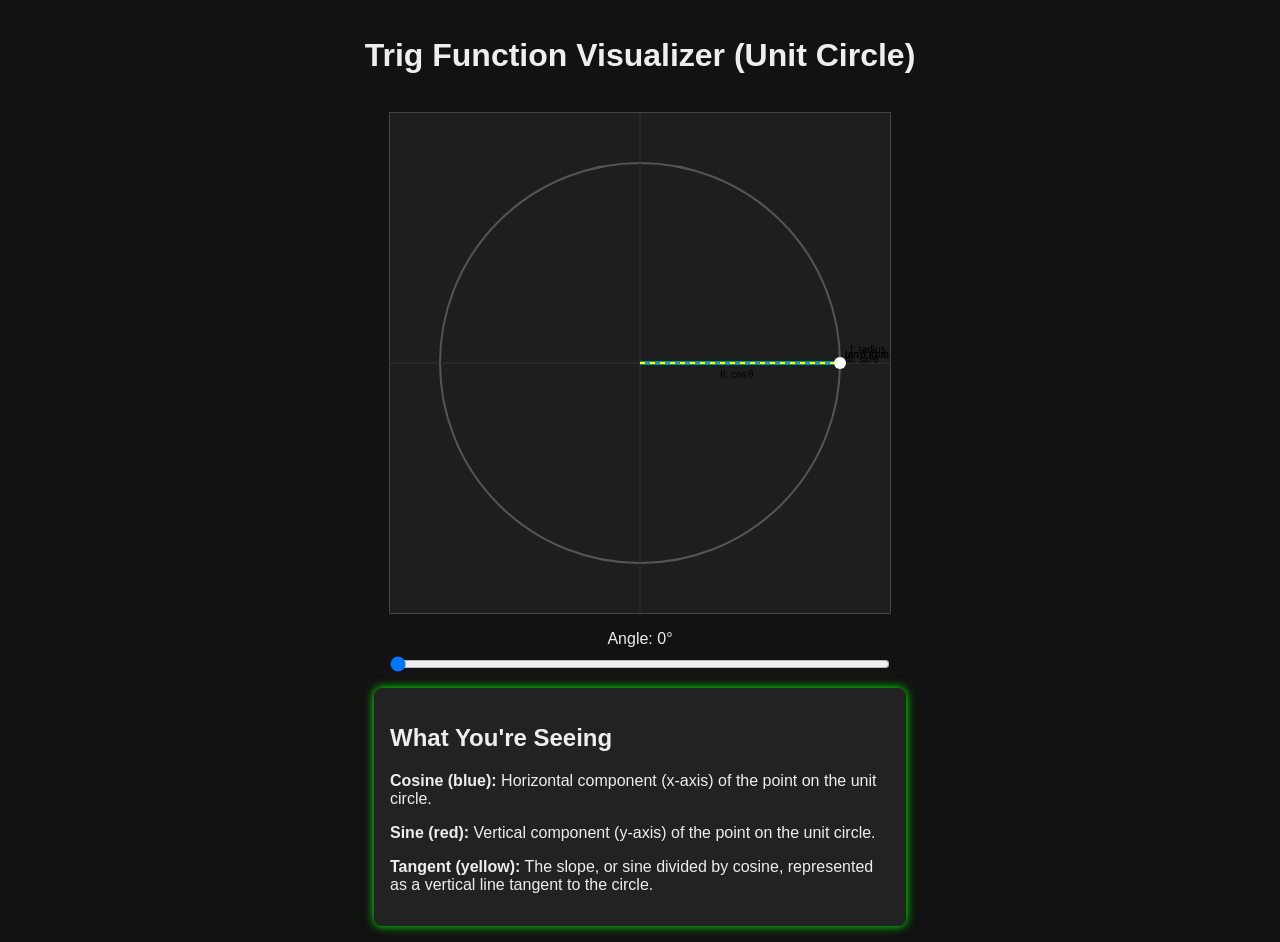
<file: app/index.html>
<!DOCTYPE html>
<html lang="en">
<head>
  <meta charset="UTF-8" />
  <title>Trig Visualizer</title>
  <link rel="stylesheet" href="style.css" />
</head>
<body>
  <h1>Trig Function Visualizer (Unit Circle)</h1>
  <canvas id="canvas" width="500" height="500"></canvas>

  <label for="angleSlider">Angle: <span id="angleValue">0</span>°</label>
  <input type="range" id="angleSlider" min="0" max="360" value="0" />

  <section id="info">
    <h2>What You're Seeing</h2>
    <p><strong>Cosine (blue):</strong> Horizontal component (x-axis) of the point on the unit circle.</p>
    <p><strong>Sine (red):</strong> Vertical component (y-axis) of the point on the unit circle.</p>
    <p><strong>Tangent (yellow):</strong> The slope, or sine divided by cosine, represented as a vertical line tangent to the circle.</p>
  </section>

  <script src="app.js"></script>
</body>
</html>
</file>
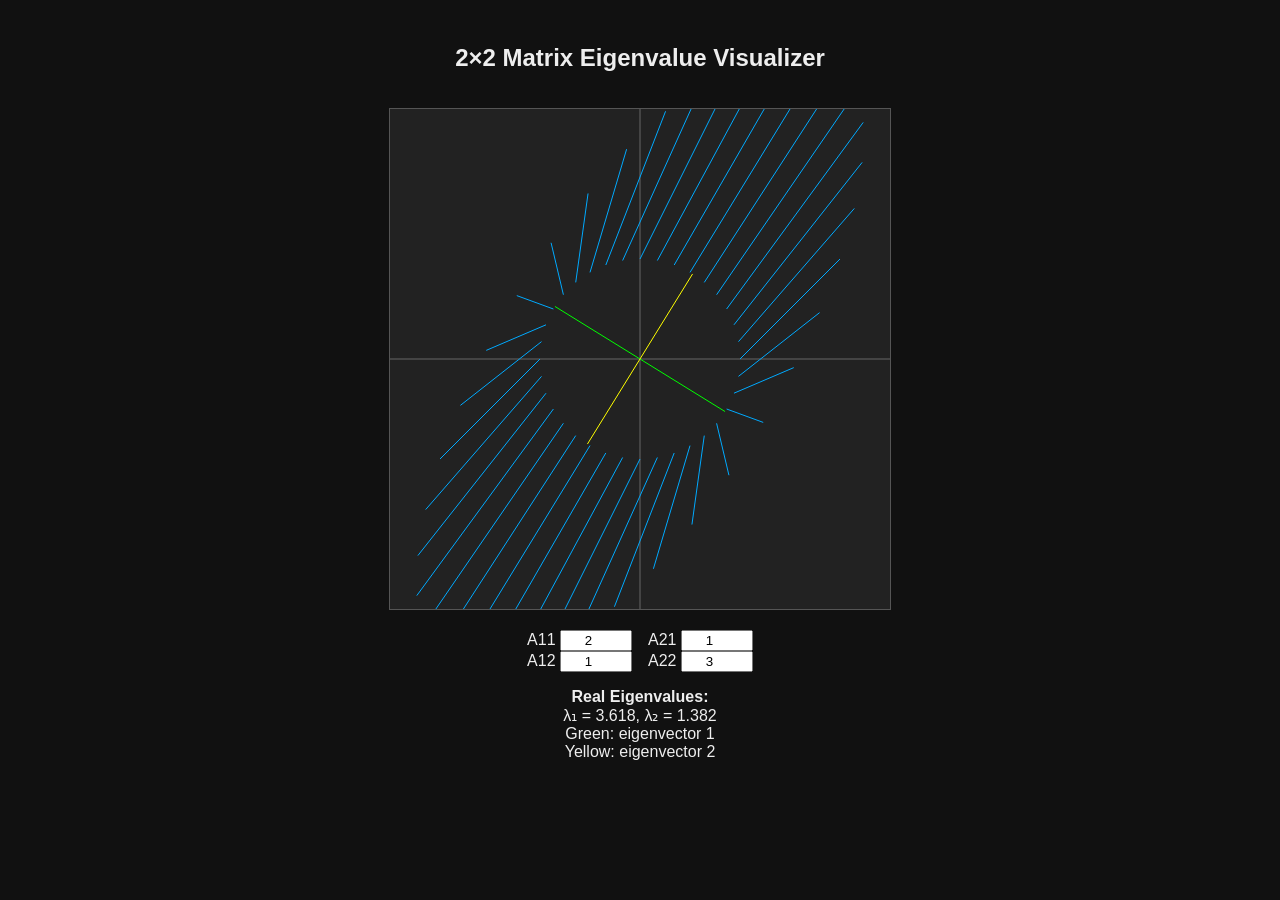
<file: app/eigenvalues.html>
<!DOCTYPE html>
<html lang="en">
<head>
  <meta charset="UTF-8">
  <title>Eigenvalue Visualizer</title>
  <style>
    body {
      background: #111;
      color: #eee;
      font-family: sans-serif;
      text-align: center;
      padding: 1rem;
    }
    canvas {
      background: #222;
      border: 1px solid #555;
      margin: 1rem auto;
    }
    .matrix-controls {
      display: flex;
      justify-content: center;
      gap: 1rem;
      margin-bottom: 1rem;
    }
    .matrix-controls input {
      width: 4rem;
      text-align: center;
    }
    .eigenvalues {
      margin-top: 1rem;
    }
  </style>
</head>
<body>
  <h2>2×2 Matrix Eigenvalue Visualizer</h2>

  <canvas id="canvas" width="500" height="500"></canvas>

  <div class="matrix-controls">
    <div>
      <label>A11 <input type="number" id="a11" value="2"></label><br>
      <label>A12 <input type="number" id="a12" value="1"></label>
    </div>
    <div>
      <label>A21 <input type="number" id="a21" value="1"></label><br>
      <label>A22 <input type="number" id="a22" value="3"></label>
    </div>
  </div>

  <div class="eigenvalues" id="eigenDisplay"></div>

  <script>
    const canvas = document.getElementById("canvas");
    const ctx = canvas.getContext("2d");
    const CX = canvas.width / 2;
    const CY = canvas.height / 2;
    const SCALE = 100;

    const inputs = ["a11", "a12", "a21", "a22"].map(id => document.getElementById(id));

    function draw() {
      const a11 = parseFloat(inputs[0].value);
      const a12 = parseFloat(inputs[1].value);
      const a21 = parseFloat(inputs[2].value);
      const a22 = parseFloat(inputs[3].value);

      const A = [[a11, a12], [a21, a22]];

      ctx.clearRect(0, 0, canvas.width, canvas.height);

      // Axes
      ctx.strokeStyle = "#666";
      ctx.beginPath();
      ctx.moveTo(0, CY); ctx.lineTo(canvas.width, CY);
      ctx.moveTo(CX, 0); ctx.lineTo(CX, canvas.height);
      ctx.stroke();

      // Unit vectors around the circle
      ctx.strokeStyle = "#0af";
      for (let i = 0; i < 360; i += 10) {
        const angle = i * Math.PI / 180;
        const v = [Math.cos(angle), Math.sin(angle)];
        const Av = [a11 * v[0] + a12 * v[1], a21 * v[0] + a22 * v[1]];

        ctx.beginPath();
        ctx.moveTo(CX + v[0] * SCALE, CY - v[1] * SCALE);
        ctx.lineTo(CX + Av[0] * SCALE, CY - Av[1] * SCALE);
        ctx.stroke();
      }

      // Compute eigenvalues and eigenvectors
      const trace = a11 + a22;
      const det = a11 * a22 - a12 * a21;
      const discrim = trace * trace - 4 * det;
      const display = document.getElementById("eigenDisplay");
      if (discrim < 0) {
        display.innerHTML = `<b>Complex eigenvalues:</b> No real eigenvectors`;
        return;
      }
      const sqrtDisc = Math.sqrt(discrim);
      const lambda1 = (trace + sqrtDisc) / 2;
      const lambda2 = (trace - sqrtDisc) / 2;

      function eigenvector(lambda) {
        // (A - lambda*I)v = 0 => Solve for null space
        const x = 1;
        const y = (lambda - a11) !== 0 ? -a12 / (lambda - a11) : 1;
        const norm = Math.sqrt(x*x + y*y);
        return [x/norm, y/norm];
      }

      const ev1 = eigenvector(lambda1);
      const ev2 = eigenvector(lambda2);

      // Draw eigenvectors
      ctx.strokeStyle = "#0f0";
      ctx.beginPath();
      ctx.moveTo(CX - ev1[0]*SCALE, CY + ev1[1]*SCALE);
      ctx.lineTo(CX + ev1[0]*SCALE, CY - ev1[1]*SCALE);
      ctx.stroke();

      ctx.strokeStyle = "#ff0";
      ctx.beginPath();
      ctx.moveTo(CX - ev2[0]*SCALE, CY + ev2[1]*SCALE);
      ctx.lineTo(CX + ev2[0]*SCALE, CY - ev2[1]*SCALE);
      ctx.stroke();

      display.innerHTML = `<b>Real Eigenvalues:</b><br>
        λ₁ = ${lambda1.toFixed(3)}, λ₂ = ${lambda2.toFixed(3)}<br>
        Green: eigenvector 1<br>
        Yellow: eigenvector 2`;
    }

    inputs.forEach(input => input.addEventListener("input", draw));
    draw();
  </script>
</body>
</html>
</file>
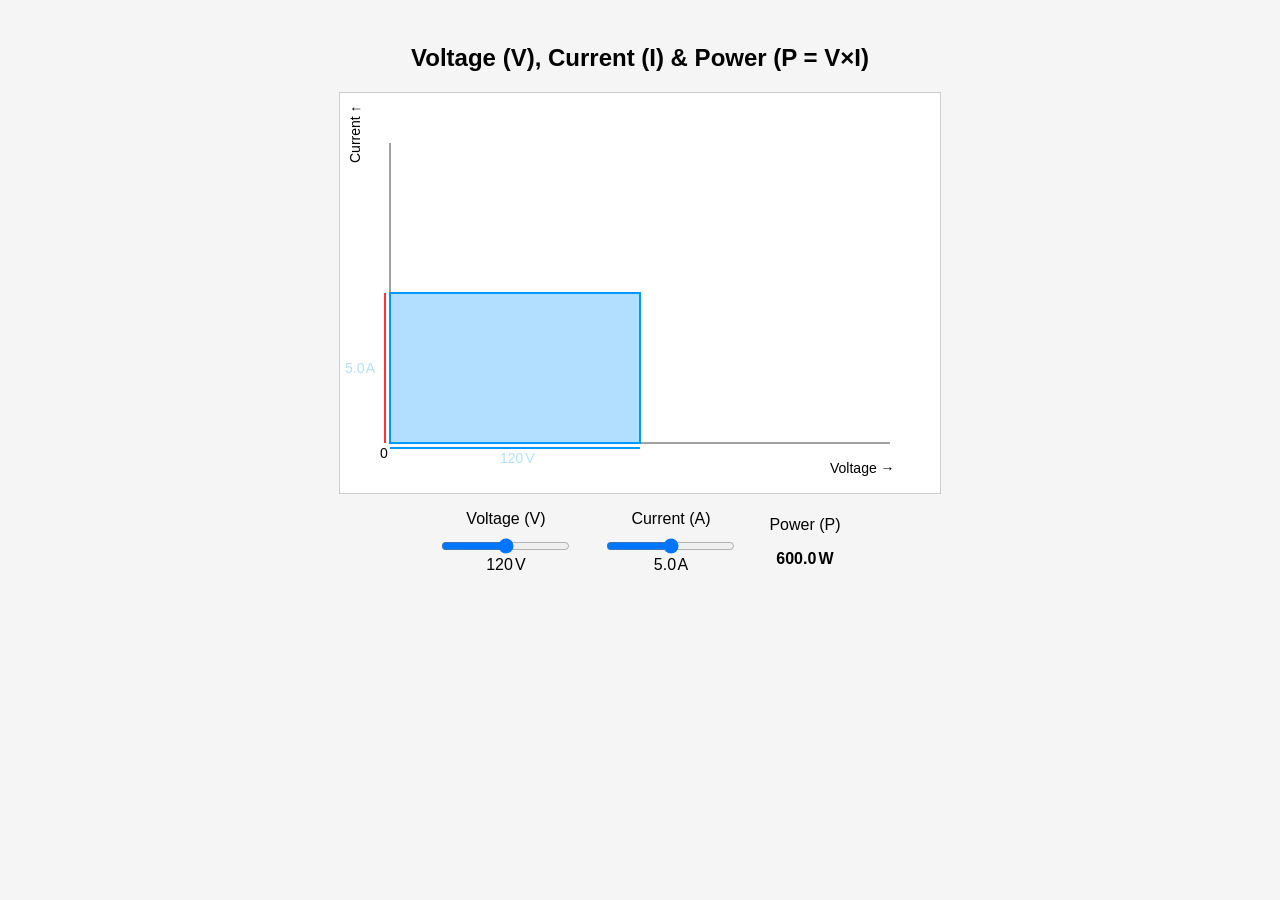
<file: app/shocking.html>
<!DOCTYPE html>
<html lang="en">
<head>
  <meta charset="UTF-8">
  <title>Voltage, Current & Power Explorer</title>
  <style>
    body {
      font-family: sans-serif;
      display: flex;
      flex-direction: column;
      align-items: center;
      padding: 1rem;
      background: #f5f5f5;
    }
    canvas {
      border: 1px solid #ccc;
      background: white;
    }
    .controls {
      margin-top: 1rem;
      display: flex;
      gap: 2rem;
      align-items: center;
    }
    .control {
      display: flex;
      flex-direction: column;
      align-items: center;
    }
    label { margin-bottom: .5rem; }
    #powerValue {
      margin-top: .5rem;
      font-weight: bold;
    }
  </style>
</head>
<body>
  <h2>Voltage (V), Current (I) & Power (P = V×I)</h2>
  <canvas id="canvas" width="600" height="400"></canvas>

  <div class="controls">
    <div class="control">
      <label for="voltageSlider">Voltage (V)</label>
      <input type="range" id="voltageSlider" min="0" max="240" step="1" value="120">
      <span id="voltageValue">120 V</span>
    </div>
    <div class="control">
      <label for="currentSlider">Current (A)</label>
      <input type="range" id="currentSlider" min="0" max="10" step="0.1" value="5">
      <span id="currentValue">5.0 A</span>
    </div>
    <div class="control">
      <label>Power (P)</label>
      <span id="powerValue">600 W</span>
    </div>
  </div>

  <script>
    const canvas = document.getElementById('canvas');
    const ctx = canvas.getContext('2d');
    const vSlider = document.getElementById('voltageSlider');
    const iSlider = document.getElementById('currentSlider');
    const vValue = document.getElementById('voltageValue');
    const iValue = document.getElementById('currentValue');
    const pValue = document.getElementById('powerValue');

    const margin = 50;
    const plotWidth = canvas.width - margin * 2;
    const plotHeight = canvas.height - margin * 2;

    function drawPlot(V, I) {
      ctx.clearRect(0, 0, canvas.width, canvas.height);

      // Draw axes
      ctx.strokeStyle = '#444';
      ctx.lineWidth = 1;
      ctx.beginPath();
      // X-axis
      ctx.moveTo(margin, canvas.height - margin);
      ctx.lineTo(canvas.width - margin, canvas.height - margin);
      // Y-axis
      ctx.moveTo(margin, canvas.height - margin);
      ctx.lineTo(margin, margin);
      ctx.stroke();

      // Axis labels
      ctx.fillStyle = '#000';
      ctx.font = '14px sans-serif';
      ctx.fillText('0', margin-10, canvas.height - margin + 15);
      ctx.fillText('Voltage →', canvas.width - margin - 60, canvas.height - margin + 30);
      ctx.save();
      ctx.translate(margin - 30, margin + 20);
      ctx.rotate(-Math.PI/2);
      ctx.fillText('Current ↑', 0, 0);
      ctx.restore();

      // Scale V and I to plot:
      // V range [0..240] → [0..plotWidth]
      // I range [0..10]  → [0..plotHeight]
      const xLen = (V / 240) * plotWidth;
      const yLen = (I / 10) * plotHeight;

      // Draw rectangle representing power area
      ctx.fillStyle = 'rgba(0, 150, 255, 0.3)';
      ctx.fillRect(
        margin,
        canvas.height - margin - yLen,
        xLen,
        yLen
      );
      ctx.strokeStyle = '#09f';
      ctx.lineWidth = 2;
      ctx.strokeRect(
        margin,
        canvas.height - margin - yLen,
        xLen,
        yLen
      );

      // Annotate V length
      ctx.strokeStyle = '#09f';
      ctx.beginPath();
      ctx.moveTo(margin, canvas.height - margin + 5);
      ctx.lineTo(margin + xLen, canvas.height - margin + 5);
      ctx.stroke();
      ctx.fillText(`${V.toFixed(0)} V`, margin + xLen/2 - 15, canvas.height - margin + 20);

      // Annotate I height
      ctx.strokeStyle = '#f33';
      ctx.beginPath();
      ctx.moveTo(margin - 5, canvas.height - margin);
      ctx.lineTo(margin - 5, canvas.height - margin - yLen);
      ctx.stroke();
      ctx.fillText(`${I.toFixed(1)} A`, margin - 45, canvas.height - margin - yLen/2 + 5);
    }

    function update() {
      const V = parseFloat(vSlider.value);
      const I = parseFloat(iSlider.value);
      vValue.textContent = `${V.toFixed(0)} V`;
      iValue.textContent = `${I.toFixed(1)} A`;
      const P = V * I;
      pValue.textContent = `${P.toFixed(1)} W`;
      drawPlot(V, I);
    }

    vSlider.addEventListener('input', update);
    iSlider.addEventListener('input', update);

    // Initial draw
    update();
  </script>
</body>
</html>
</file>
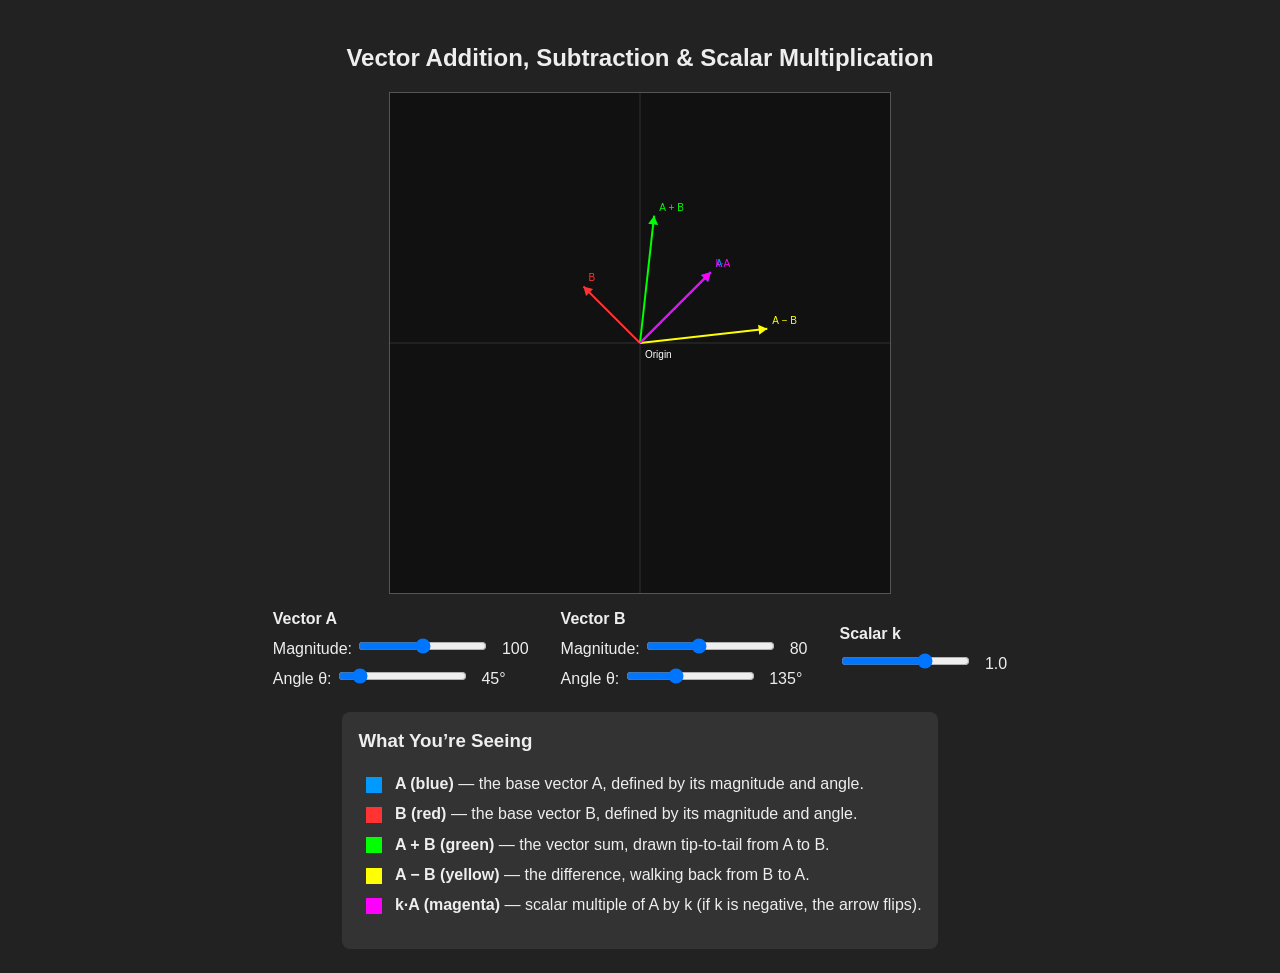
<file: app/vectors.html>
<!DOCTYPE html>
<html lang="en">
<head>
  <meta charset="UTF-8">
  <title>Interactive Vector Operations</title>
  <style>
    body {
      background: #222;
      color: #eee;
      font-family: sans-serif;
      display: flex;
      flex-direction: column;
      align-items: center;
      padding: 1rem;
    }
    canvas {
      background: #111;
      border: 1px solid #555;
      margin-bottom: 1rem;
    }
    .controls {
      display: grid;
      grid-template-columns: repeat(3, auto);
      gap: 1rem 2rem;
      align-items: center;
      margin-bottom: 1.5rem;
    }
    .controls div {
      display: flex;
      flex-direction: column;
      align-items: flex-start;
    }
    label {
      margin-top: 0.5rem;
    }
    span {
      margin-left: 0.5rem;
    }
    .explanation {
      background: #333;
      padding: 1rem;
      border-radius: 8px;
      max-width: 600px;
      line-height: 1.4;
    }
    .explanation h3 {
      margin-top: 0;
    }
    .explanation ul {
      list-style: none;
      padding: 0;
    }
    .explanation li {
      margin: 0.5rem 0;
    }
    .color-box {
      display: inline-block;
      width: 1em;
      height: 1em;
      margin-right: 0.5em;
      vertical-align: middle;
    }
  </style>
</head>
<body>

  <h2>Vector Addition, Subtraction & Scalar Multiplication</h2>
  <canvas id="canvas" width="500" height="500"></canvas>

  <div class="controls">
    <div>
      <strong>Vector A</strong>
      <label>Magnitude:
        <input id="magA" type="range" min="0" max="200" value="100">
        <span id="magAval">100</span>
      </label>
      <label>Angle θ:
        <input id="angA" type="range" min="0" max="360" value="45">
        <span id="angAval">45°</span>
      </label>
    </div>
    <div>
      <strong>Vector B</strong>
      <label>Magnitude:
        <input id="magB" type="range" min="0" max="200" value="80">
        <span id="magBval">80</span>
      </label>
      <label>Angle θ:
        <input id="angB" type="range" min="0" max="360" value="135">
        <span id="angBval">135°</span>
      </label>
    </div>
    <div>
      <strong>Scalar k</strong>
      <label>
        <input id="scalar" type="range" min="-3" max="3" step="0.1" value="1">
        <span id="scalarVal">1.0</span>
      </label>
    </div>
  </div>

  <div class="explanation">
    <h3>What You’re Seeing</h3>
    <ul>
      <li><span class="color-box" style="background:#09f"></span>
          <strong>A (blue)</strong> — the base vector A, defined by its magnitude and angle.</li>
      <li><span class="color-box" style="background:#f33"></span>
          <strong>B (red)</strong> — the base vector B, defined by its magnitude and angle.</li>
      <li><span class="color-box" style="background:#0f0"></span>
          <strong>A + B (green)</strong> — the vector sum, drawn tip‑to‑tail from A to B.</li>
      <li><span class="color-box" style="background:#ff0"></span>
          <strong>A − B (yellow)</strong> — the difference, walking back from B to A.</li>
      <li><span class="color-box" style="background:#f0f"></span>
          <strong>k·A (magenta)</strong> — scalar multiple of A by k (if k is negative, the arrow flips).</li>
    </ul>
  </div>

  <script>
    const c         = document.getElementById('canvas');
    const ctx       = c.getContext('2d');
    const CX        = c.width  / 2;
    const CY        = c.height / 2;

    // Controls
    const magA     = document.getElementById('magA');
    const angA     = document.getElementById('angA');
    const magAval  = document.getElementById('magAval');
    const angAval  = document.getElementById('angAval');
    const magB     = document.getElementById('magB');
    const angB     = document.getElementById('angB');
    const magBval  = document.getElementById('magBval');
    const angBval  = document.getElementById('angBval');
    const scalar     = document.getElementById('scalar');
    const scalarVal  = document.getElementById('scalarVal');

    function toVec(mag, angDeg) {
      const θ = angDeg * Math.PI / 180;
      return { x: mag * Math.cos(θ), y: mag * Math.sin(θ) };
    }

    function drawArrow(v, col, label) {
      ctx.strokeStyle = col;
      ctx.lineWidth   = 2;
      ctx.beginPath();
      ctx.moveTo(CX, CY);
      ctx.lineTo(CX + v.x, CY - v.y);
      ctx.stroke();
      // Arrowhead
      const headLen = 10;
      const angle = Math.atan2(v.y, v.x);
      ctx.beginPath();
      ctx.moveTo(CX + v.x, CY - v.y);
      ctx.lineTo(
        CX + v.x - headLen * Math.cos(angle - Math.PI/6),
        CY - v.y + headLen * Math.sin(angle - Math.PI/6)
      );
      ctx.lineTo(
        CX + v.x - headLen * Math.cos(angle + Math.PI/6),
        CY - v.y + headLen * Math.sin(angle + Math.PI/6)
      );
      ctx.closePath();
      ctx.fillStyle = col;
      ctx.fill();
      // Label
      ctx.fillStyle = col;
      ctx.fillText(label, CX + v.x + 5, CY - v.y - 5);
    }

    function update() {
      // Read & display control values
      const A = { mag: +magA.value, ang: +angA.value };
      const B = { mag: +magB.value, ang: +angB.value };
      const k = +scalar.value;
      magAval.textContent   = A.mag;
      angAval.textContent   = A.ang + '°';
      magBval.textContent   = B.mag;
      angBval.textContent   = B.ang + '°';
      scalarVal.textContent = k.toFixed(1);

      // Convert to Cartesian
      const vA = toVec(A.mag, A.ang);
      const vB = toVec(B.mag, B.ang);

      // Compute results
      const vAdd = { x: vA.x + vB.x, y: vA.y + vB.y };
      const vSub = { x: vA.x - vB.x, y: vA.y - vB.y };
      const vMul = { x: k * vA.x,   y: k * vA.y   };

      // Clear & draw axes
      ctx.clearRect(0, 0, c.width, c.height);
      ctx.strokeStyle = '#333';
      ctx.beginPath();
      ctx.moveTo(CX, 0);      ctx.lineTo(CX, c.height);
      ctx.moveTo(0, CY);      ctx.lineTo(c.width, CY);
      ctx.stroke();
      ctx.fillStyle = '#fff';
      ctx.fillText('Origin', CX + 5, CY + 15);

      // Draw vectors
      drawArrow(vA,    '#09f', 'A');
      drawArrow(vB,    '#f33', 'B');
      drawArrow(vAdd,  '#0f0', 'A + B');
      drawArrow(vSub,  '#ff0', 'A − B');
      drawArrow(vMul,  '#f0f', 'k·A');
    }

    // Wire up events
    [magA, angA, magB, angB, scalar].forEach(el =>
      el.addEventListener('input', update)
    );

    // Initial draw
    update();
  </script>
</body>
</html>
</file>
<file: app/style.css>
body {
  background: #121212;
  color: #eee;
  font-family: Arial, sans-serif;
  display: flex;
  flex-direction: column;
  align-items: center;
  padding: 1rem;
  min-height: 100vh;
  margin: 0;
}

canvas {
  background: #1e1e1e;
  border: 1px solid #444;
  margin: 1rem 0;
}

input[type="range"] {
  width: 100%;
  max-width: 500px;
  margin: 0.5rem 0 1rem 0;
}

#info {
  max-width: 500px;
  background: #222;
  border-radius: 8px;
  padding: 1rem;
  box-shadow: 0 0 10px #0f0;
}
</file>
